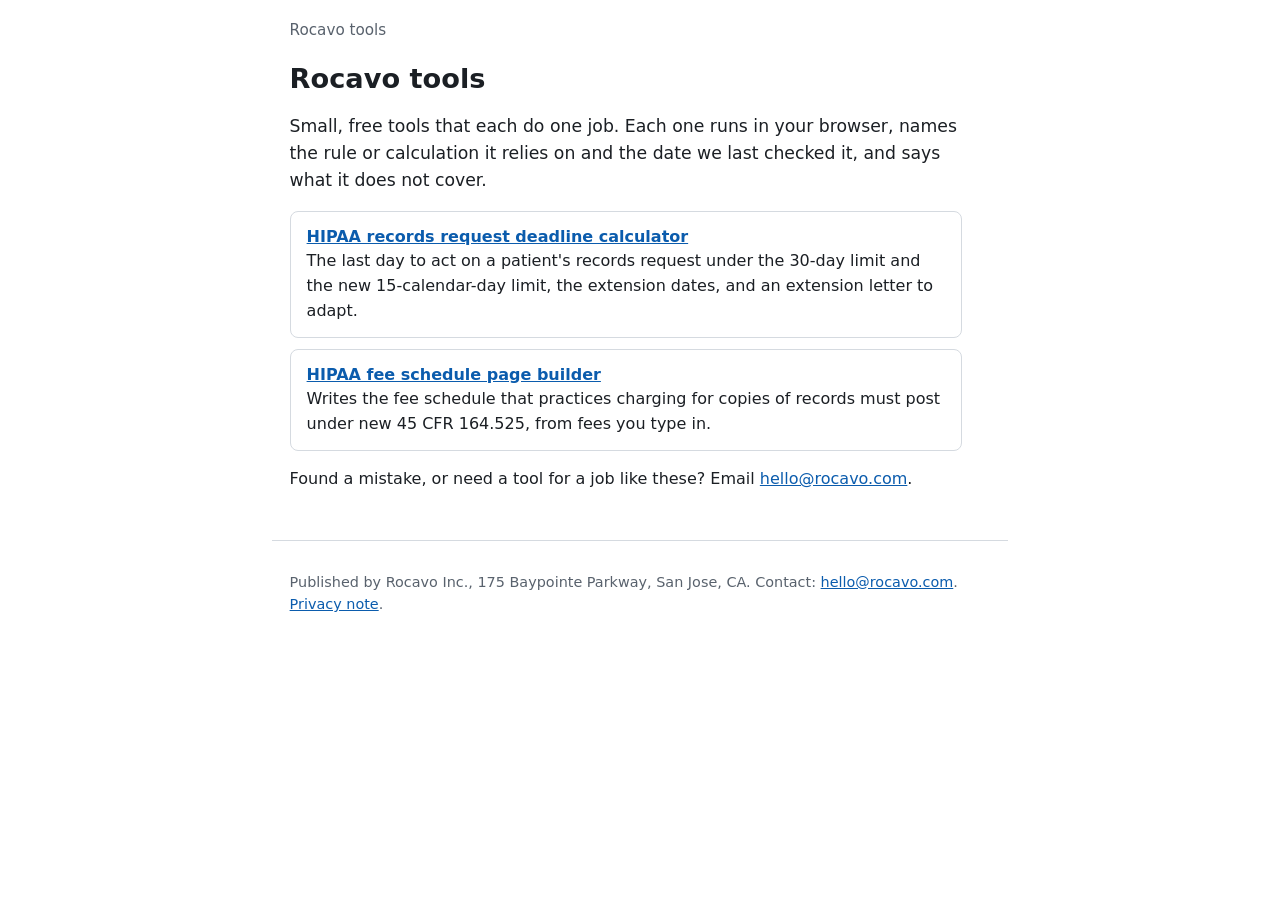
<file: public/index.html>
<!doctype html>
<html lang="en">
<head>
<meta charset="utf-8">
<meta name="viewport" content="width=device-width, initial-scale=1">
<meta name="referrer" content="strict-origin-when-cross-origin">
<title>Rocavo tools: small free tools that each do one job</title>
<meta name="description" content="Small, free tools from Rocavo Inc. Each one does one job, runs in your browser and says which rule or calculation it relies on.">
<link rel="stylesheet" href="site.css">
</head>
<body>
<header class="site"><a href="./">Rocavo tools</a></header>
<main>
<h1>Rocavo tools</h1>
<p class="lead">Small, free tools that each do one job. Each one runs in your browser, names the rule or calculation it relies on and the date we last checked it, and says what it does not cover.</p>
  <ul class="tools">
    <li><a href="hipaa-records-request-deadline/">HIPAA records request deadline calculator</a><br>The last day to act on a patient's records request under the 30-day limit and the new 15-calendar-day limit, the extension dates, and an extension letter to adapt.</li>
    <li><a href="hipaa-fee-schedule-builder/">HIPAA fee schedule page builder</a><br>Writes the fee schedule that practices charging for copies of records must post under new 45 CFR 164.525, from fees you type in.</li>
  </ul>
<p>Found a mistake, or need a tool for a job like these? Email <a href="mailto:hello@rocavo.com">hello@rocavo.com</a>.</p>
</main>
<footer class="site">
  <p>Published by Rocavo Inc., 175 Baypointe Parkway, San Jose, CA. Contact: <a href="mailto:hello@rocavo.com">hello@rocavo.com</a>. <a href="privacy.html">Privacy note</a>.</p>
</footer>
<script src="count.js"></script>
</body>
</html>
</file>
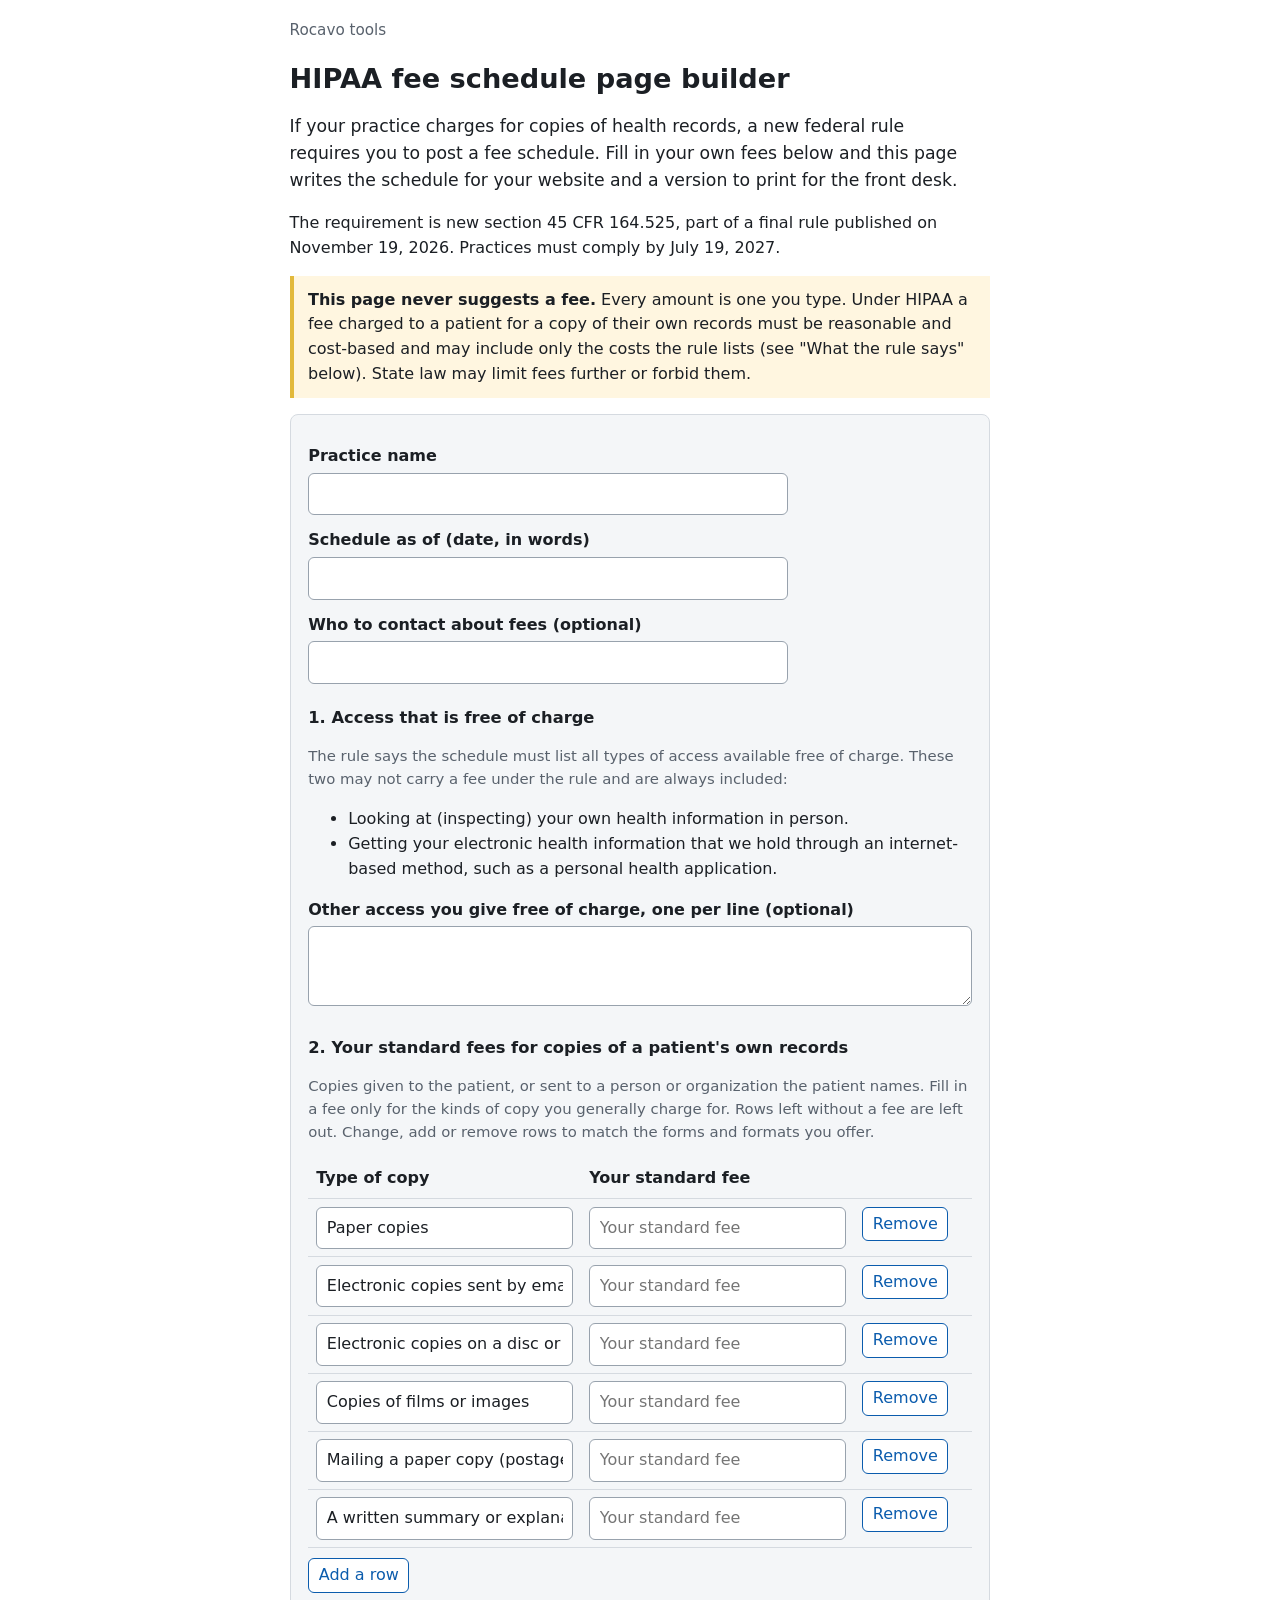
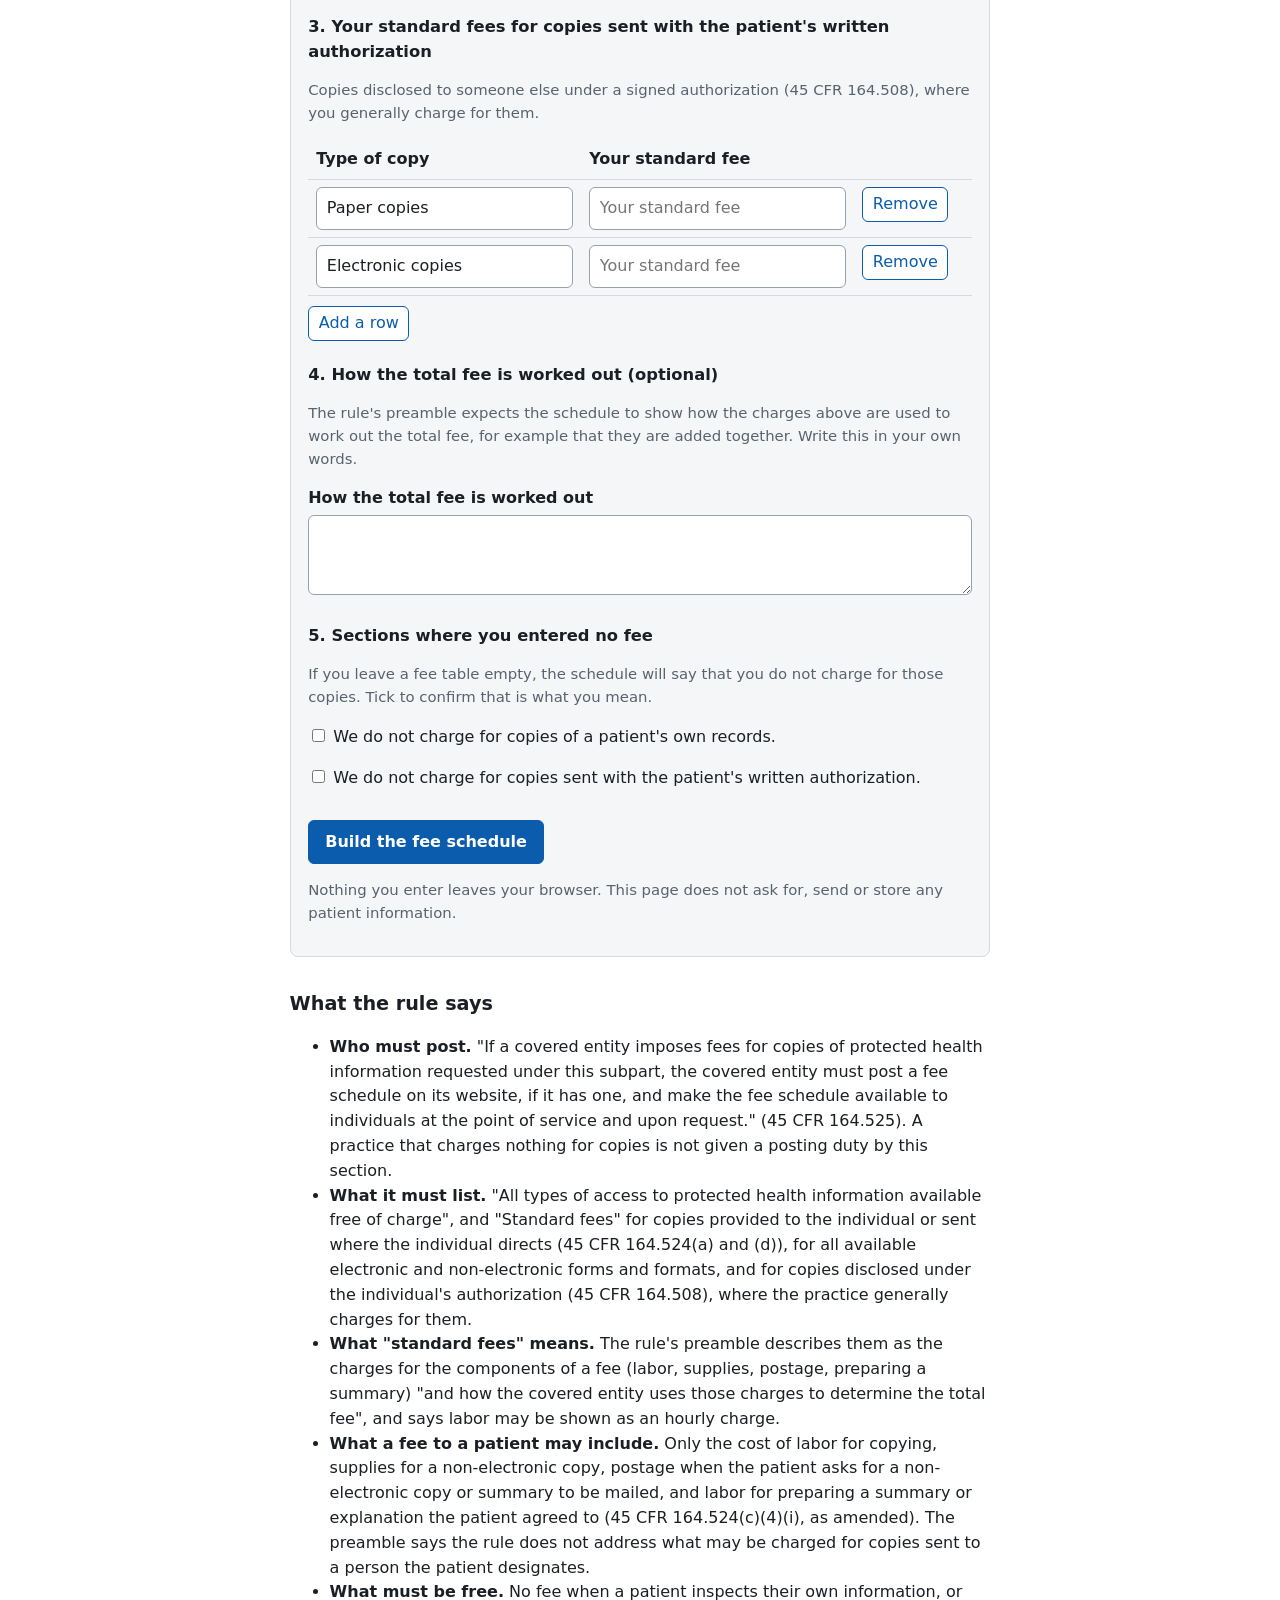
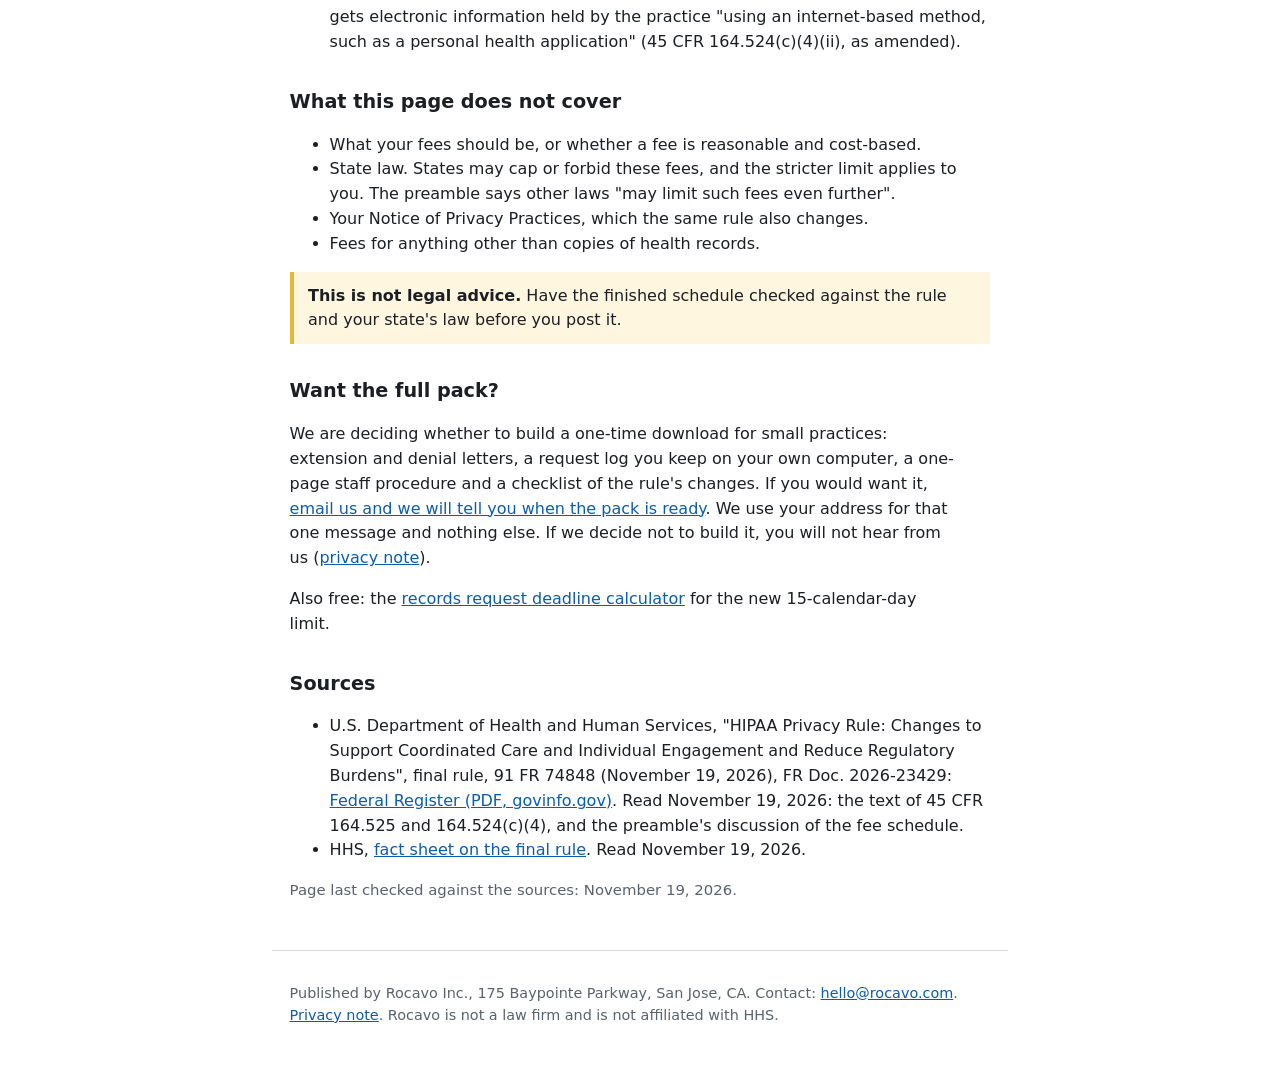
<file: public/hipaa-fee-schedule-builder/index.html>
<!doctype html>
<html lang="en">
<head>
<meta charset="utf-8">
<meta name="viewport" content="width=device-width, initial-scale=1">
<meta name="referrer" content="strict-origin-when-cross-origin">
<title>HIPAA fee schedule page builder for patient records copies (45 CFR 164.525)</title>
<meta name="description" content="Build the fee schedule the 2026 HIPAA Privacy Rule requires practices that charge for copies of records to post: free types of access and your standard fees. You type your own fees. Free, runs in your browser.">
<link rel="canonical" href="https://rocavo-pages.netlify.app/hipaa-fee-schedule-builder/">
<link rel="stylesheet" href="../site.css">
</head>
<body>
<header class="site"><a href="../">Rocavo tools</a></header>
<main>
<h1>HIPAA fee schedule page builder</h1>
<p class="lead">If your practice charges for copies of health records, a new federal rule requires you to post a fee schedule. Fill in your own fees below and this page writes the schedule for your website and a version to print for the front desk.</p>
<p>The requirement is new section 45 CFR 164.525, part of a final rule published on November 19, 2026. Practices must comply by July 19, 2027.</p>

<div class="note noprint"><strong>This page never suggests a fee.</strong> Every amount is one you type. Under HIPAA a fee charged to a patient for a copy of their own records must be reasonable and cost-based and may include only the costs the rule lists (see "What the rule says" below). State law may limit fees further or forbid them.</div>

<div class="card noprint">
  <label for="practice">Practice name</label>
  <input type="text" id="practice" autocomplete="off">
  <label for="updated">Schedule as of (date, in words)</label>
  <input type="text" id="updated" autocomplete="off">
  <label for="contact">Who to contact about fees (optional)</label>
  <input type="text" id="contact" autocomplete="off">

  <h3>1. Access that is free of charge</h3>
  <p class="muted">The rule says the schedule must list all types of access available free of charge. These two may not carry a fee under the rule and are always included:</p>
  <ul id="free-fixed"></ul>
  <label for="extra-free">Other access you give free of charge, one per line (optional)</label>
  <textarea id="extra-free" autocomplete="off"></textarea>

  <h3>2. Your standard fees for copies of a patient's own records</h3>
  <p class="muted">Copies given to the patient, or sent to a person or organization the patient names. Fill in a fee only for the kinds of copy you generally charge for. Rows left without a fee are left out. Change, add or remove rows to match the forms and formats you offer.</p>
  <table id="patient-table" class="edit"><thead><tr><th>Type of copy</th><th>Your standard fee</th><th></th></tr></thead><tbody></tbody></table>
  <button type="button" class="secondary small" id="add-patient">Add a row</button>

  <h3>3. Your standard fees for copies sent with the patient's written authorization</h3>
  <p class="muted">Copies disclosed to someone else under a signed authorization (45 CFR 164.508), where you generally charge for them.</p>
  <table id="auth-table" class="edit"><thead><tr><th>Type of copy</th><th>Your standard fee</th><th></th></tr></thead><tbody></tbody></table>
  <button type="button" class="secondary small" id="add-auth">Add a row</button>

  <h3>4. How the total fee is worked out (optional)</h3>
  <p class="muted">The rule's preamble expects the schedule to show how the charges above are used to work out the total fee, for example that they are added together. Write this in your own words.</p>
  <label for="how-total">How the total fee is worked out</label>
  <textarea id="how-total" autocomplete="off"></textarea>

  <h3>5. Sections where you entered no fee</h3>
  <p class="muted">If you leave a fee table empty, the schedule will say that you do not charge for those copies. Tick to confirm that is what you mean.</p>
  <p><input type="checkbox" id="free-patient"> <label for="free-patient" style="display:inline;font-weight:400">We do not charge for copies of a patient's own records.</label></p>
  <p><input type="checkbox" id="free-auth"> <label for="free-auth" style="display:inline;font-weight:400">We do not charge for copies sent with the patient's written authorization.</label></p>

  <div><button type="button" id="build">Build the fee schedule</button></div>
  <p class="error" id="build-error" role="alert" hidden></p>
  <p class="muted">Nothing you enter leaves your browser. This page does not ask for, send or store any patient information.</p>
</div>

<div id="out" class="printable" hidden>
  <h2 class="noprint">Your fee schedule</h2>
  <p class="note noprint" id="warn" hidden></p>
  <div class="card result printout" id="preview"></div>
  <div class="noprint">
    <button type="button" id="print">Print for the front desk</button>
    <button type="button" class="secondary" id="copy-html">Copy as HTML for your website</button>
    <button type="button" class="secondary" id="copy-text">Copy as plain text</button>
    <span class="muted" id="copied" hidden>Copied.</span>
    <h3>HTML to paste into a page on your website</h3>
    <pre class="code" id="code"></pre>
  </div>
</div>

<h2>What the rule says</h2>
<ul>
  <li><strong>Who must post.</strong> "If a covered entity imposes fees for copies of protected health information requested under this subpart, the covered entity must post a fee schedule on its website, if it has one, and make the fee schedule available to individuals at the point of service and upon request." (45 CFR 164.525). A practice that charges nothing for copies is not given a posting duty by this section.</li>
  <li><strong>What it must list.</strong> "All types of access to protected health information available free of charge", and "Standard fees" for copies provided to the individual or sent where the individual directs (45 CFR 164.524(a) and (d)), for all available electronic and non-electronic forms and formats, and for copies disclosed under the individual's authorization (45 CFR 164.508), where the practice generally charges for them.</li>
  <li><strong>What "standard fees" means.</strong> The rule's preamble describes them as the charges for the components of a fee (labor, supplies, postage, preparing a summary) "and how the covered entity uses those charges to determine the total fee", and says labor may be shown as an hourly charge.</li>
  <li><strong>What a fee to a patient may include.</strong> Only the cost of labor for copying, supplies for a non-electronic copy, postage when the patient asks for a non-electronic copy or summary to be mailed, and labor for preparing a summary or explanation the patient agreed to (45 CFR 164.524(c)(4)(i), as amended). The preamble says the rule does not address what may be charged for copies sent to a person the patient designates.</li>
  <li><strong>What must be free.</strong> No fee when a patient inspects their own information, or gets electronic information held by the practice "using an internet-based method, such as a personal health application" (45 CFR 164.524(c)(4)(ii), as amended).</li>
</ul>

<h2>What this page does not cover</h2>
<ul>
  <li>What your fees should be, or whether a fee is reasonable and cost-based.</li>
  <li>State law. States may cap or forbid these fees, and the stricter limit applies to you. The preamble says other laws "may limit such fees even further".</li>
  <li>Your Notice of Privacy Practices, which the same rule also changes.</li>
  <li>Fees for anything other than copies of health records.</li>
</ul>
<div class="note"><strong>This is not legal advice.</strong> Have the finished schedule checked against the rule and your state's law before you post it.</div>

<h2>Want the full pack?</h2>
<p>We are deciding whether to build a one-time download for small practices: extension and denial letters, a request log you keep on your own computer, a one-page staff procedure and a checklist of the rule's changes. If you would want it, <a id="notify" href="mailto:hello@rocavo.com?subject=Tell%20me%20when%20the%20HIPAA%20access%20pack%20is%20ready&amp;body=Please%20tell%20me%20when%20the%20pack%20is%20ready.">email us and we will tell you when the pack is ready</a>. We use your address for that one message and nothing else. If we decide not to build it, you will not hear from us (<a href="../privacy.html">privacy note</a>).</p>
<p>Also free: the <a href="../hipaa-records-request-deadline/">records request deadline calculator</a> for the new 15-calendar-day limit.</p>

<h2>Sources</h2>
<ul>
  <li>U.S. Department of Health and Human Services, "HIPAA Privacy Rule: Changes to Support Coordinated Care and Individual Engagement and Reduce Regulatory Burdens", final rule, 91 FR 74848 (November 19, 2026), FR Doc. 2026-23429: <a href="https://www.govinfo.gov/content/pkg/FR-2026-11-19/pdf/2026-23429.pdf" rel="nofollow">Federal Register (PDF, govinfo.gov)</a>. Read November 19, 2026: the text of 45 CFR 164.525 and 164.524(c)(4), and the preamble's discussion of the fee schedule.</li>
  <li>HHS, <a href="https://www.hhs.gov/hipaa/for-professionals/privacy/changes-support-coordinated-care-individual-engagement-reduce-regulatory-burdens-final-rule.html" rel="nofollow">fact sheet on the final rule</a>. Read November 19, 2026.</li>
</ul>
<p class="muted">Page last checked against the sources: November 19, 2026.</p>
</main>
<footer class="site">
  <p>Published by Rocavo Inc., 175 Baypointe Parkway, San Jose, CA. Contact: <a href="mailto:hello@rocavo.com">hello@rocavo.com</a>. <a href="../privacy.html">Privacy note</a>. Rocavo is not a law firm and is not affiliated with HHS.</p>
</footer>
<script src="../count.js"></script>
<script src="builder.js"></script>
<script>
(function () {
  var F = window.FeeSchedule, $ = function (id) { return document.getElementById(id); };
  function el(tag, text, cls) { var e = document.createElement(tag); if (text != null) e.textContent = text; if (cls) e.className = cls; return e; }
  F.FREE_BY_RULE.forEach(function (t) { $('free-fixed').appendChild(el('li', t)); });
  function addRow(tableId, label) {
    var tr = document.createElement('tr'), a = document.createElement('td'), b = document.createElement('td'), c = document.createElement('td');
    var what = document.createElement('input'); what.type = 'text'; what.value = label || ''; what.setAttribute('aria-label', 'Type of copy'); what.placeholder = 'Type of copy';
    var fee = document.createElement('input'); fee.type = 'text'; fee.setAttribute('aria-label', 'Your standard fee'); fee.placeholder = 'Your standard fee'; fee.autocomplete = 'off';
    var rm = el('button', 'Remove', 'secondary small'); rm.type = 'button'; rm.addEventListener('click', function () { tr.remove(); });
    a.appendChild(what); b.appendChild(fee); c.appendChild(rm); tr.appendChild(a); tr.appendChild(b); tr.appendChild(c);
    $(tableId).tBodies[0].appendChild(tr);
  }
  F.PATIENT_ROWS.forEach(function (l) { addRow('patient-table', l); });
  F.AUTH_ROWS.forEach(function (l) { addRow('auth-table', l); });
  $('add-patient').addEventListener('click', function () { addRow('patient-table', ''); });
  $('add-auth').addEventListener('click', function () { addRow('auth-table', ''); });
  function read(tableId) {
    return Array.prototype.map.call($(tableId).tBodies[0].rows, function (tr) { var i = tr.querySelectorAll('input'); return { what: i[0].value, fee: i[1].value }; });
  }
  function input() {
    return { practice: $('practice').value, updated: $('updated').value, contact: $('contact').value,
      extraFree: $('extra-free').value.split('\n'), patientRows: read('patient-table'), authRows: read('auth-table'),
      howTotal: $('how-total').value, confirmFreePatient: $('free-patient').checked, confirmFreeAuth: $('free-auth').checked };
  }
  var last = null;
  $('build').addEventListener('click', function () {
    var cand = input(), chk = F.check(cand), be = $('build-error');
    if (!chk.ok) { be.textContent = chk.errors.join(' '); be.hidden = false; $('out').hidden = true; last = null; return; }
    be.hidden = true; last = cand;
    if (window.RocavoCount) window.RocavoCount.event('use-hipaa-fee-schedule-builder', 'Used: fee schedule page builder');
    var m = F.model(last), html = F.html(last), w = $('warn');
    $('preview').innerHTML = html; // html() escapes every typed value
    $('code').textContent = html;
    if (!m.patient.length && !m.auth.length) { w.textContent = 'You entered no fees. If your practice does not charge for copies of records, section 164.525 does not require you to post a fee schedule.'; w.hidden = false; }
    else { w.hidden = true; }
    $('out').hidden = false; $('copied').hidden = true;
    $('out').scrollIntoView({ behavior: 'smooth', block: 'start' });
  });
  function copy(t) {
    function done() { $('copied').hidden = false; }
    if (navigator.clipboard && navigator.clipboard.writeText) navigator.clipboard.writeText(t).then(done, function () {});
    else { var ta = document.createElement('textarea'); ta.value = t; document.body.appendChild(ta); ta.select(); try { document.execCommand('copy'); done(); } catch (e) {} ta.remove(); }
  }
  $('notify').addEventListener('click', function () { if (window.RocavoCount) window.RocavoCount.event('notify-hipaa-fee-schedule-builder', 'Pack link: fee schedule page builder'); });
  $('copy-html').addEventListener('click', function () { if (last) copy(F.html(last)); });
  $('copy-text').addEventListener('click', function () { if (last) copy(F.text(last)); });
  $('print').addEventListener('click', function () { document.body.classList.add('po'); window.print(); document.body.classList.remove('po'); });
})();
</script>
</body>
</html>
</file>
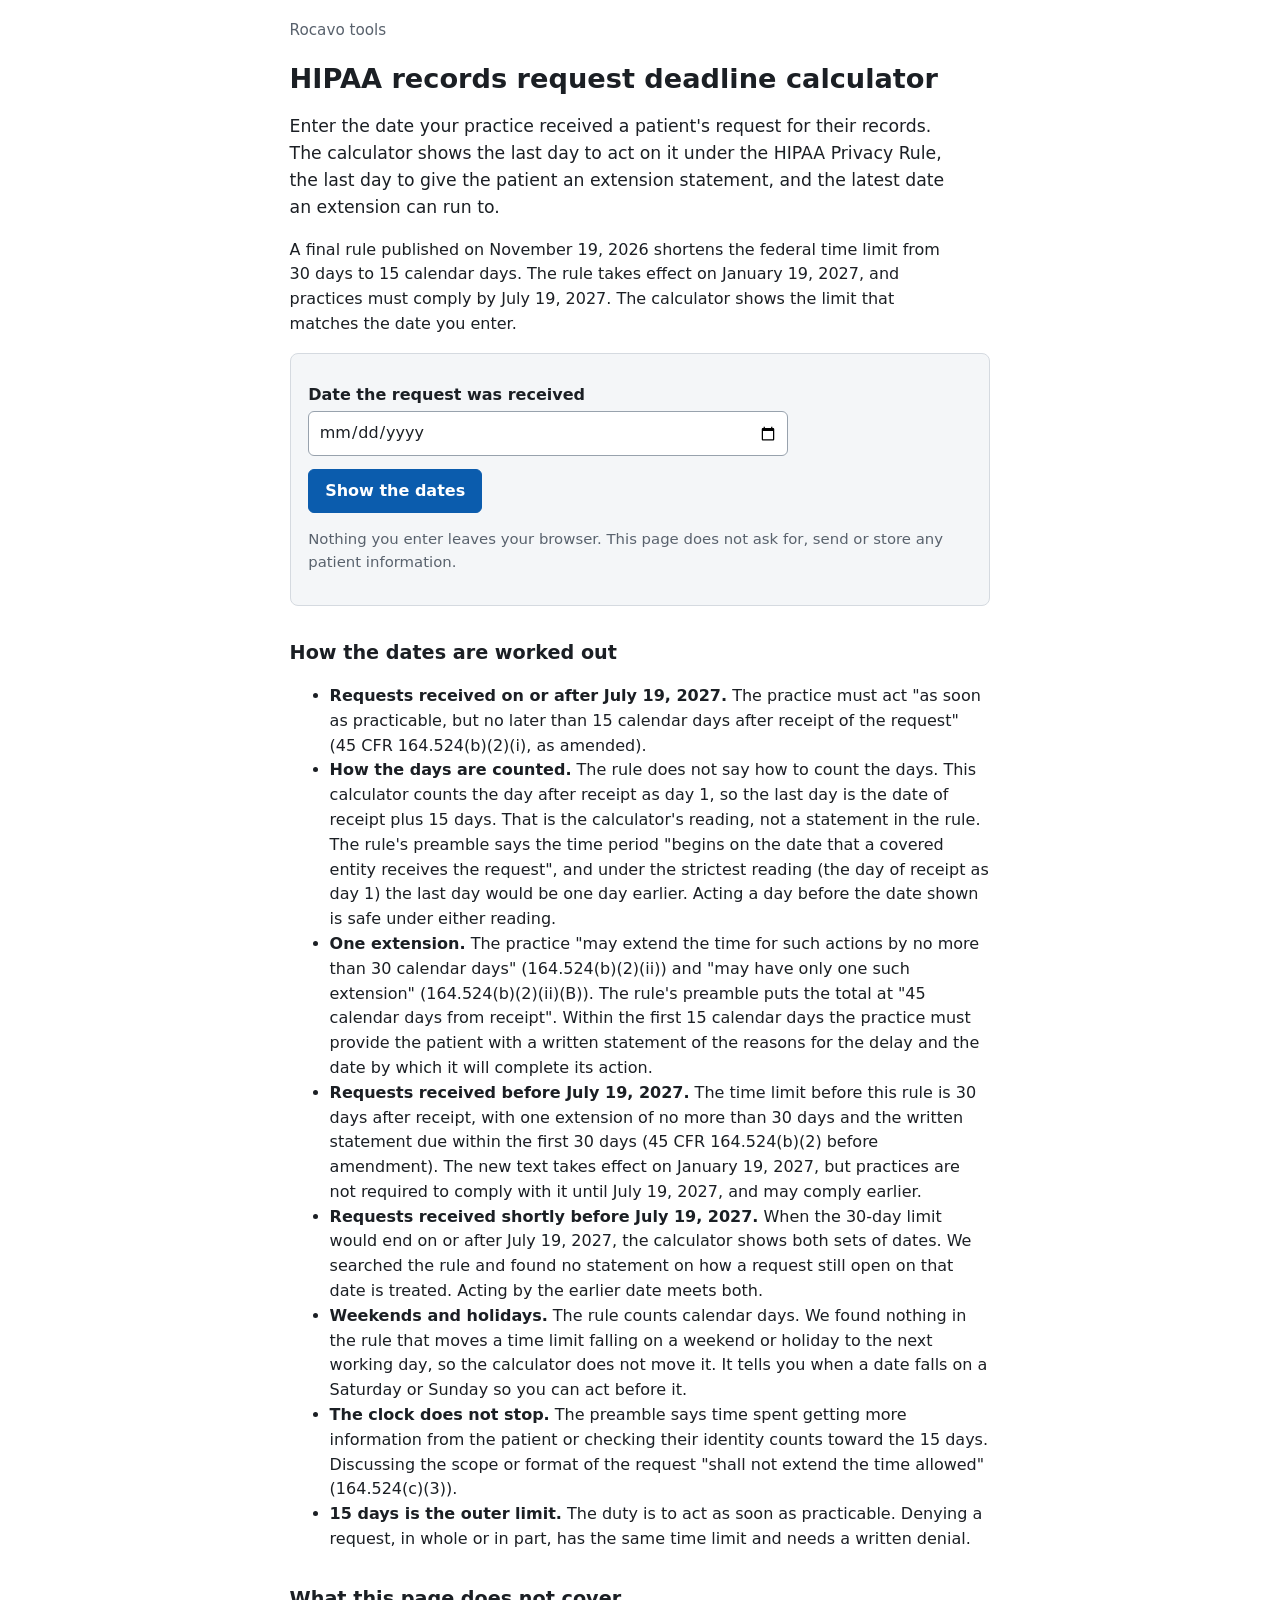
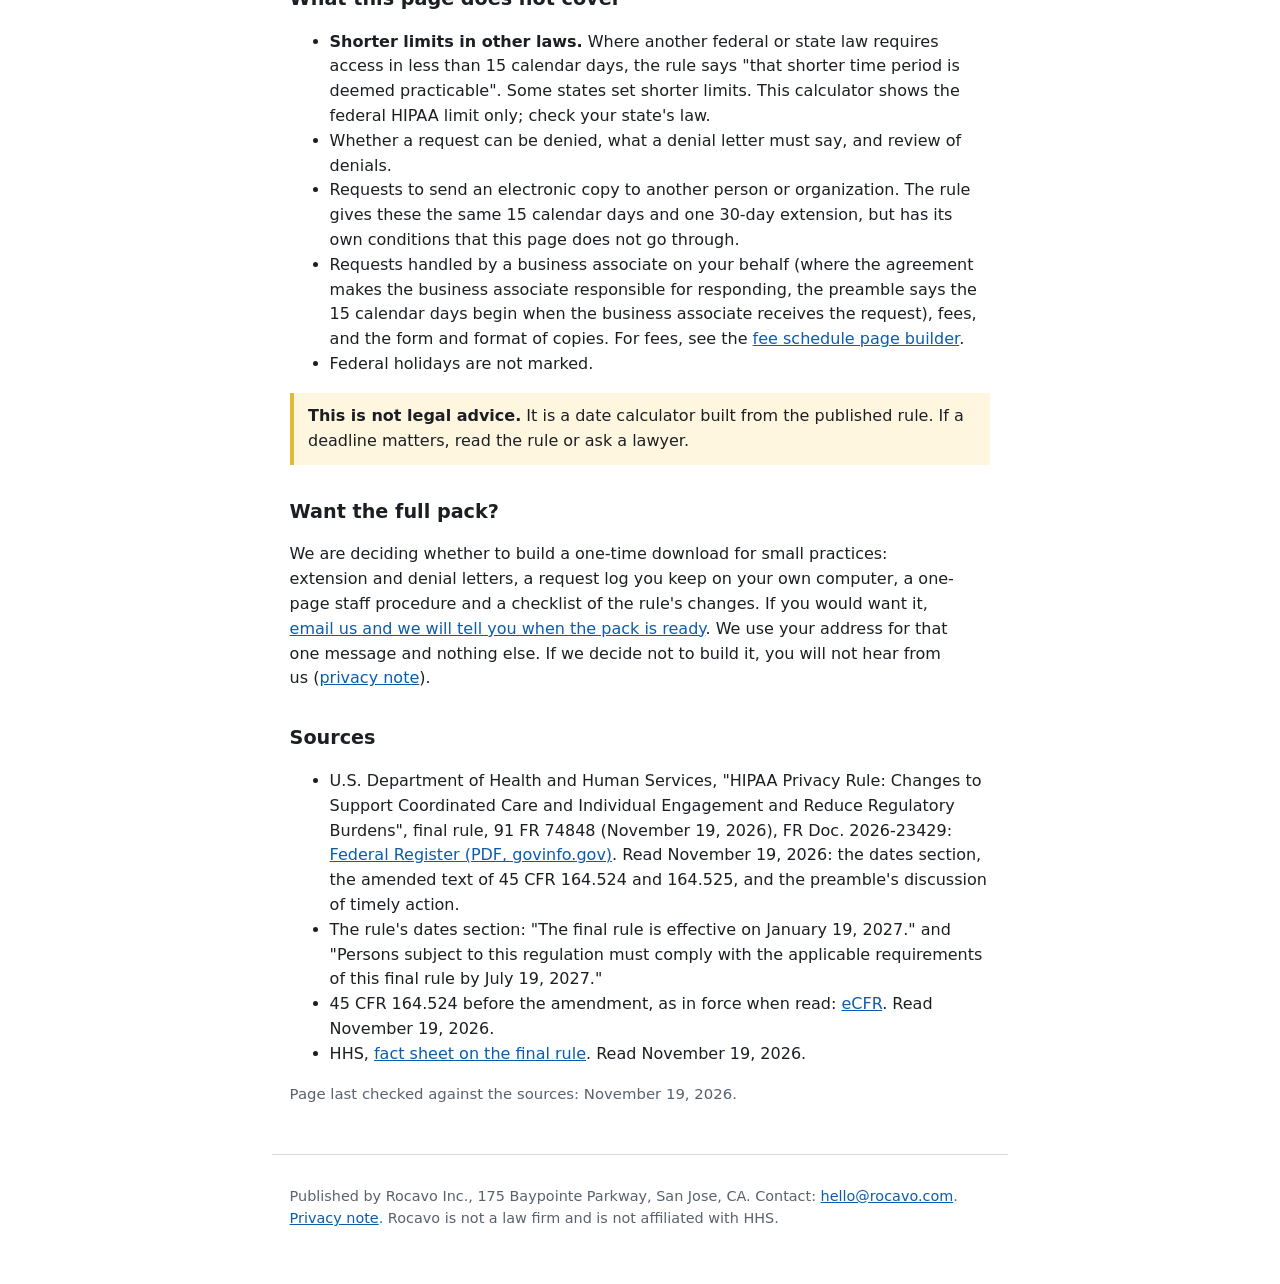
<file: public/hipaa-records-request-deadline/index.html>
<!doctype html>
<html lang="en">
<head>
<meta charset="utf-8">
<meta name="viewport" content="width=device-width, initial-scale=1">
<meta name="referrer" content="strict-origin-when-cross-origin">
<title>HIPAA records request deadline calculator: 15 calendar days, extension date and letter</title>
<meta name="description" content="Enter the date a patient's records request arrived. See the HIPAA due date under the 30-day limit and the new 15-calendar-day limit, the last day to give the patient the extension statement, and a letter to adapt. Free, runs in your browser.">
<link rel="canonical" href="https://rocavo-pages.netlify.app/hipaa-records-request-deadline/">
<link rel="stylesheet" href="../site.css">
</head>
<body>
<header class="site"><a href="../">Rocavo tools</a></header>
<main>
<h1>HIPAA records request deadline calculator</h1>
<p class="lead">Enter the date your practice received a patient's request for their records. The calculator shows the last day to act on it under the HIPAA Privacy Rule, the last day to give the patient an extension statement, and the latest date an extension can run to.</p>
<p>A final rule published on November 19, 2026 shortens the federal time limit from 30 days to 15 calendar days. The rule takes effect on January 19, 2027, and practices must comply by July 19, 2027. The calculator shows the limit that matches the date you enter.</p>

<div class="card noprint">
  <label for="received">Date the request was received</label>
  <input type="date" id="received" min="2003-04-14" max="2100-12-31" autocomplete="off">
  <div><button type="button" id="calc">Show the dates</button></div>
  <p class="error" id="calc-error" role="alert" hidden></p>
  <p class="muted">Nothing you enter leaves your browser. This page does not ask for, send or store any patient information.</p>
</div>

<div id="results" hidden aria-live="polite"></div>

<div id="letter-block" class="printable" hidden>
  <h2>Extension statement</h2>
  <p>If you cannot act within the time limit, the rule allows one extension. Within the original time limit you must provide the patient with a written statement of the reasons for the delay and the date by which you will complete your action on the request. The letter below has those two things. Write the reason yourself, and add the patient's name and address after you copy it into your own document.</p>
  <div class="card noprint">
    <label for="practice">Practice name and address (optional)</label>
    <input type="text" id="practice" autocomplete="off">
    <label for="newdate">Date by which you will act on the request</label>
    <input type="date" id="newdate" autocomplete="off">
    <label for="reasons">Reason for the delay (in your own words)</label>
    <textarea id="reasons" autocomplete="off"></textarea>
    <label for="contact">Who the patient can contact (optional)</label>
    <input type="text" id="contact" autocomplete="off">
    <div><button type="button" id="make-letter">Write the letter</button></div>
    <p class="error" id="letter-error" role="alert" hidden></p>
  </div>
  <p class="muted" id="letter-basis"></p>
  <div id="letter-out" class="printout" hidden>
    <pre class="letter" id="letter"></pre>
    <div class="noprint"><button type="button" id="copy-letter">Copy the letter</button><button type="button" class="secondary" id="print-letter">Print</button> <span class="muted" id="copied" hidden>Copied.</span></div>
  </div>
</div>

<h2>How the dates are worked out</h2>
<ul>
  <li><strong>Requests received on or after July 19, 2027.</strong> The practice must act "as soon as practicable, but no later than 15 calendar days after receipt of the request" (45 CFR 164.524(b)(2)(i), as amended).</li>
  <li><strong>How the days are counted.</strong> The rule does not say how to count the days. This calculator counts the day after receipt as day 1, so the last day is the date of receipt plus 15 days. That is the calculator's reading, not a statement in the rule. The rule's preamble says the time period "begins on the date that a covered entity receives the request", and under the strictest reading (the day of receipt as day 1) the last day would be one day earlier. Acting a day before the date shown is safe under either reading.</li>
  <li><strong>One extension.</strong> The practice "may extend the time for such actions by no more than 30 calendar days" (164.524(b)(2)(ii)) and "may have only one such extension" (164.524(b)(2)(ii)(B)). The rule's preamble puts the total at "45 calendar days from receipt". Within the first 15 calendar days the practice must provide the patient with a written statement of the reasons for the delay and the date by which it will complete its action.</li>
  <li><strong>Requests received before July 19, 2027.</strong> The time limit before this rule is 30 days after receipt, with one extension of no more than 30 days and the written statement due within the first 30 days (45 CFR 164.524(b)(2) before amendment). The new text takes effect on January 19, 2027, but practices are not required to comply with it until July 19, 2027, and may comply earlier.</li>
  <li><strong>Requests received shortly before July 19, 2027.</strong> When the 30-day limit would end on or after July 19, 2027, the calculator shows both sets of dates. We searched the rule and found no statement on how a request still open on that date is treated. Acting by the earlier date meets both.</li>
  <li><strong>Weekends and holidays.</strong> The rule counts calendar days. We found nothing in the rule that moves a time limit falling on a weekend or holiday to the next working day, so the calculator does not move it. It tells you when a date falls on a Saturday or Sunday so you can act before it.</li>
  <li><strong>The clock does not stop.</strong> The preamble says time spent getting more information from the patient or checking their identity counts toward the 15 days. Discussing the scope or format of the request "shall not extend the time allowed" (164.524(c)(3)).</li>
  <li><strong>15 days is the outer limit.</strong> The duty is to act as soon as practicable. Denying a request, in whole or in part, has the same time limit and needs a written denial.</li>
</ul>

<h2>What this page does not cover</h2>
<ul>
  <li><strong>Shorter limits in other laws.</strong> Where another federal or state law requires access in less than 15 calendar days, the rule says "that shorter time period is deemed practicable". Some states set shorter limits. This calculator shows the federal HIPAA limit only; check your state's law.</li>
  <li>Whether a request can be denied, what a denial letter must say, and review of denials.</li>
  <li>Requests to send an electronic copy to another person or organization. The rule gives these the same 15 calendar days and one 30-day extension, but has its own conditions that this page does not go through.</li>
  <li>Requests handled by a business associate on your behalf (where the agreement makes the business associate responsible for responding, the preamble says the 15 calendar days begin when the business associate receives the request), fees, and the form and format of copies. For fees, see the <a href="../hipaa-fee-schedule-builder/">fee schedule page builder</a>.</li>
  <li>Federal holidays are not marked.</li>
</ul>
<div class="note"><strong>This is not legal advice.</strong> It is a date calculator built from the published rule. If a deadline matters, read the rule or ask a lawyer.</div>

<h2>Want the full pack?</h2>
<p>We are deciding whether to build a one-time download for small practices: extension and denial letters, a request log you keep on your own computer, a one-page staff procedure and a checklist of the rule's changes. If you would want it, <a id="notify" href="mailto:hello@rocavo.com?subject=Tell%20me%20when%20the%20HIPAA%20access%20pack%20is%20ready&amp;body=Please%20tell%20me%20when%20the%20pack%20is%20ready.">email us and we will tell you when the pack is ready</a>. We use your address for that one message and nothing else. If we decide not to build it, you will not hear from us (<a href="../privacy.html">privacy note</a>).</p>

<h2>Sources</h2>
<ul>
  <li>U.S. Department of Health and Human Services, "HIPAA Privacy Rule: Changes to Support Coordinated Care and Individual Engagement and Reduce Regulatory Burdens", final rule, 91 FR 74848 (November 19, 2026), FR Doc. 2026-23429: <a href="https://www.govinfo.gov/content/pkg/FR-2026-11-19/pdf/2026-23429.pdf" rel="nofollow">Federal Register (PDF, govinfo.gov)</a>. Read November 19, 2026: the dates section, the amended text of 45 CFR 164.524 and 164.525, and the preamble's discussion of timely action.</li>
  <li>The rule's dates section: "The final rule is effective on January 19, 2027." and "Persons subject to this regulation must comply with the applicable requirements of this final rule by July 19, 2027."</li>
  <li>45 CFR 164.524 before the amendment, as in force when read: <a href="https://www.ecfr.gov/current/title-45/subtitle-A/subchapter-C/part-164/subpart-E/section-164.524" rel="nofollow">eCFR</a>. Read November 19, 2026.</li>
  <li>HHS, <a href="https://www.hhs.gov/hipaa/for-professionals/privacy/changes-support-coordinated-care-individual-engagement-reduce-regulatory-burdens-final-rule.html" rel="nofollow">fact sheet on the final rule</a>. Read November 19, 2026.</li>
</ul>
<p class="muted">Page last checked against the sources: November 19, 2026.</p>
</main>
<footer class="site">
  <p>Published by Rocavo Inc., 175 Baypointe Parkway, San Jose, CA. Contact: <a href="mailto:hello@rocavo.com">hello@rocavo.com</a>. <a href="../privacy.html">Privacy note</a>. Rocavo is not a law firm and is not affiliated with HHS.</p>
</footer>
<script src="../count.js"></script>
<script src="deadline.js"></script>
<script>
(function () {
  var A = window.AccessDeadline, $ = function (id) { return document.getElementById(id); };
  var state = null;
  function count(name, label) { if (window.RocavoCount) window.RocavoCount.event(name, label); }
  function el(tag, text, cls) { var e = document.createElement(tag); if (text != null) e.textContent = text; if (cls) e.className = cls; return e; }
  function wk(isWeekend) { return isWeekend ? ' This is a weekend day. The rule does not move the date, so plan to act before it.' : ''; }
  function block(title, d, intro) {
    var card = el('div', null, 'card result');
    card.appendChild(el('h3', title));
    if (intro) card.appendChild(el('p', intro));
    var dl = el('dl', null, 'dates');
    function row(k, v, note, big) { dl.appendChild(el('dt', k)); var dd = el('dd'); dd.appendChild(el('span', v, big ? 'big' : null)); if (note) { dd.appendChild(document.createElement('br')); dd.appendChild(el('span', note, 'muted')); } dl.appendChild(dd); }
    row('Last day to act on the request', A.formatLong(d.due), d.days + ' ' + d.unit + ' after receipt, counting the day after receipt as day 1 (see "How the days are counted" below).' + wk(d.dueIsWeekend), true);
    row('Last day to give the patient an extension statement', A.formatLong(d.statementBy), 'Only if you need the extension. The rule says you must provide the patient with the written statement within the original time limit. If you mail it, allow time for delivery.');
    row('Latest date an extension can run to', A.formatLong(d.extendedDue), d.totalDays + ' ' + d.unit + ' after receipt, with the one extension allowed.' + wk(d.extendedDueIsWeekend));
    card.appendChild(dl);
    return card;
  }
  function show() {
    var r = A.compute($('received').value), out = $('results'), err = $('calc-error');
    out.textContent = '';
    if (!r.ok) { err.textContent = r.error; err.hidden = false; out.hidden = true; $('letter-block').hidden = true; state = null; return; }
    err.hidden = true; state = r;
    count('use-hipaa-records-request-deadline', 'Used: records request deadline calculator');
    out.appendChild(el('h2', 'Dates for a request received ' + A.formatLong(r.received)));
    if (r.regime === 'amended') {
      out.appendChild(block('15-calendar-day limit', r.amended, 'This request was received on or after July 19, 2027, so the new limit applies.'));
    } else if (r.regime === 'current') {
      out.appendChild(block('30-day limit (may still be followed until July 19, 2027)', r.current, 'This request was received before July 19, 2027 and its 30-day limit ends before that date.'));
      if (r.showEarly) out.appendChild(el('p', 'Practices may follow the new 15-calendar-day limit early. Under it, the last day to act would be ' + A.formatLong(r.amended.due) + '.', 'muted'));
    } else {
      var n = el('div', null, 'note');
      n.appendChild(el('strong', 'This request straddles the changeover. '));
      n.appendChild(document.createTextNode('It was received before July 19, 2027, but its 30-day limit ends on or after that date. We found no statement in the rule on how a request still open on July 19, 2027 is treated, so both sets of dates are shown. Acting by the earlier date meets both.'));
      out.appendChild(n);
      out.appendChild(block('15-calendar-day limit (new rule)', r.amended));
      out.appendChild(block('30-day limit (the limit before the new rule)', r.current));
    }
    out.hidden = false;
    $('letter-block').hidden = false; $('letter-out').hidden = true; $('letter-error').hidden = true;
    $('letter-basis').textContent = 'The letter uses the ' + (r.primary.rule === 'amended' ? '15-calendar-day' : '30-day') + ' limit shown above.';
    $('newdate').value = r.primary.extendedDue; $('newdate').min = A.addDays(r.primary.due, 1); $('newdate').max = r.primary.extendedDue;
  }
  function makeLetter() {
    if (!state) return;
    var d = state.primary, nd = $('newdate').value, c = A.checkNewDate(d, nd), err = $('letter-error');
    if (!c.ok) { err.textContent = c.error; err.hidden = false; $('letter-out').hidden = true; return; }
    err.hidden = true;
    $('letter').textContent = A.letter({ dates: d, received: state.received, newDate: nd, practice: $('practice').value, reasons: $('reasons').value, contact: $('contact').value });
    $('letter-out').hidden = false; $('copied').hidden = true;
    count('letter-hipaa-records-request-deadline', 'Used: extension letter');
  }
  $('notify').addEventListener('click', function () { count('notify-hipaa-records-request-deadline', 'Pack link: records request deadline calculator'); });
  $('calc').addEventListener('click', show);
  $('received').addEventListener('keydown', function (e) { if (e.key === 'Enter') show(); });
  $('make-letter').addEventListener('click', makeLetter);
  $('print-letter').addEventListener('click', function () { document.body.classList.add('po'); window.print(); document.body.classList.remove('po'); });
  $('copy-letter').addEventListener('click', function () {
    var t = $('letter').textContent;
    function done() { $('copied').hidden = false; }
    if (navigator.clipboard && navigator.clipboard.writeText) navigator.clipboard.writeText(t).then(done, function () {});
    else { var r = document.createRange(); r.selectNodeContents($('letter')); var s = window.getSelection(); s.removeAllRanges(); s.addRange(r); try { document.execCommand('copy'); done(); } catch (e) {} }
  });
})();
</script>
</body>
</html>
</file>
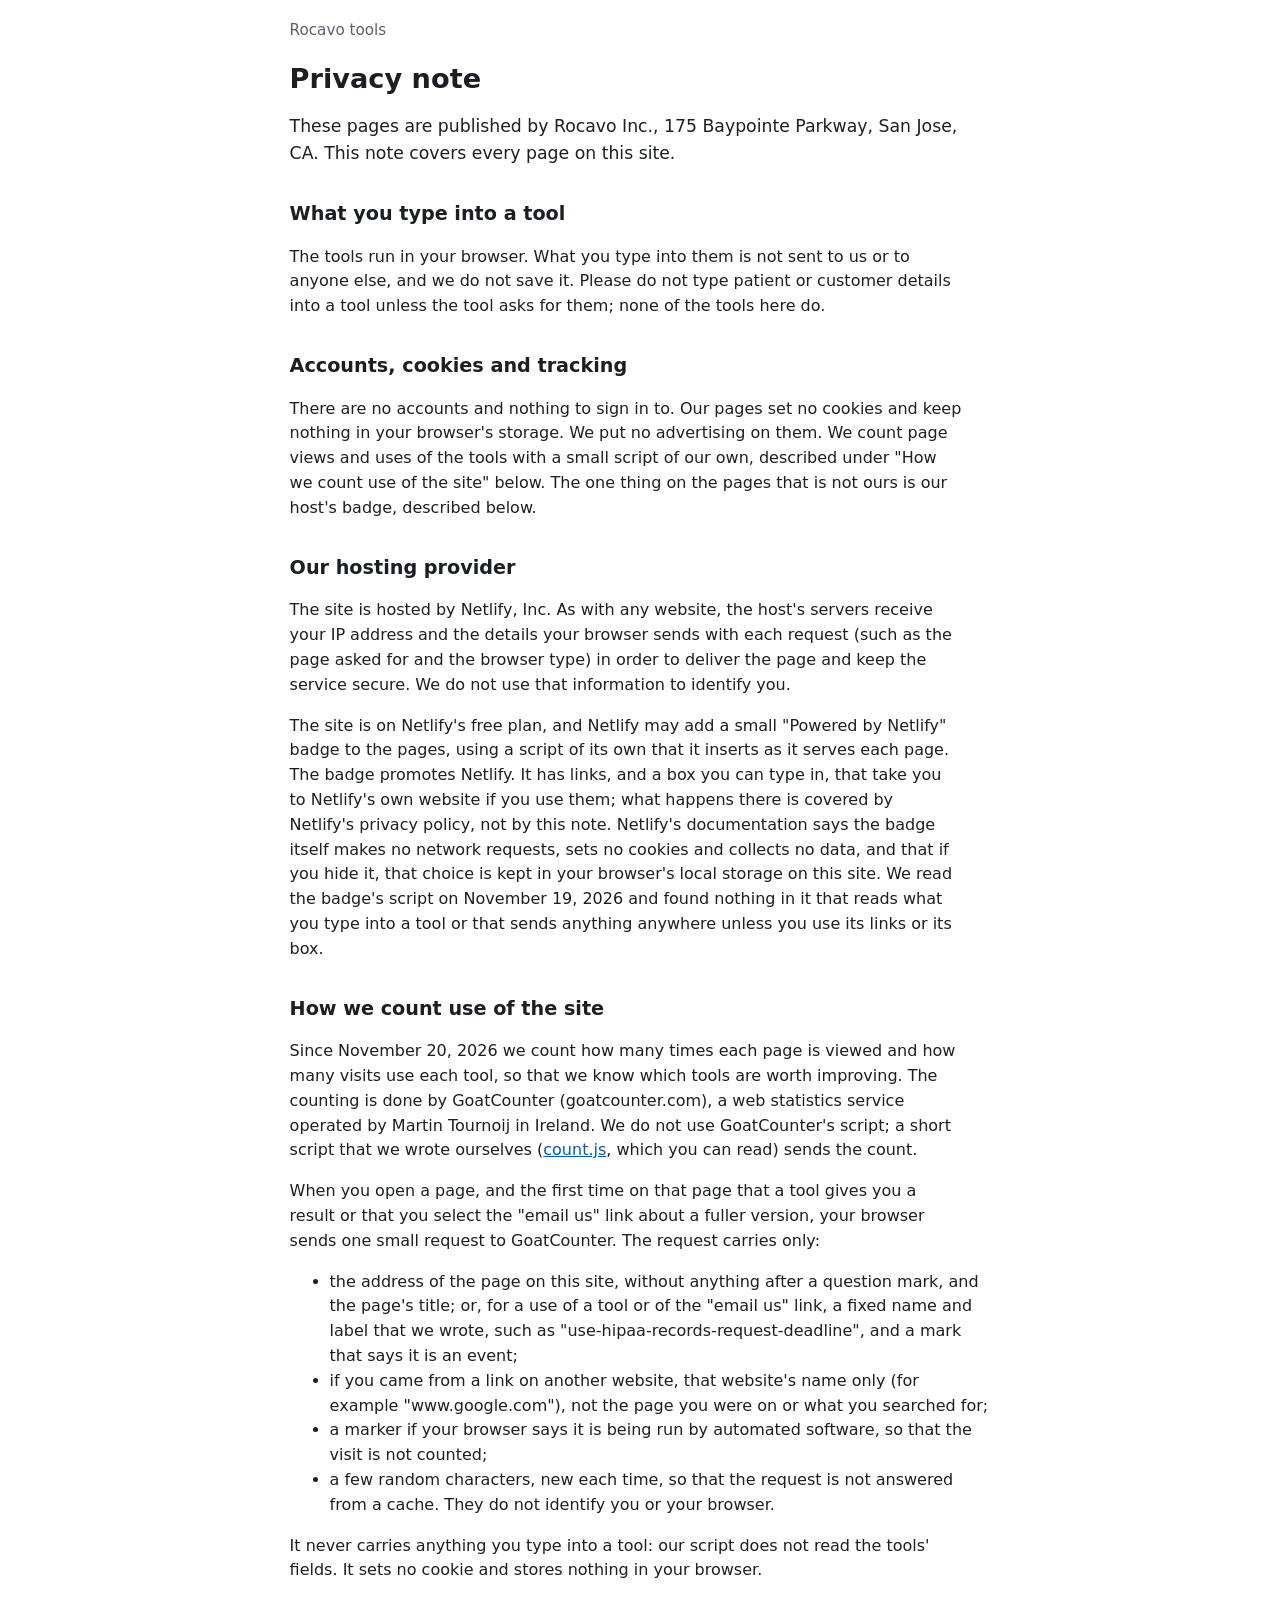
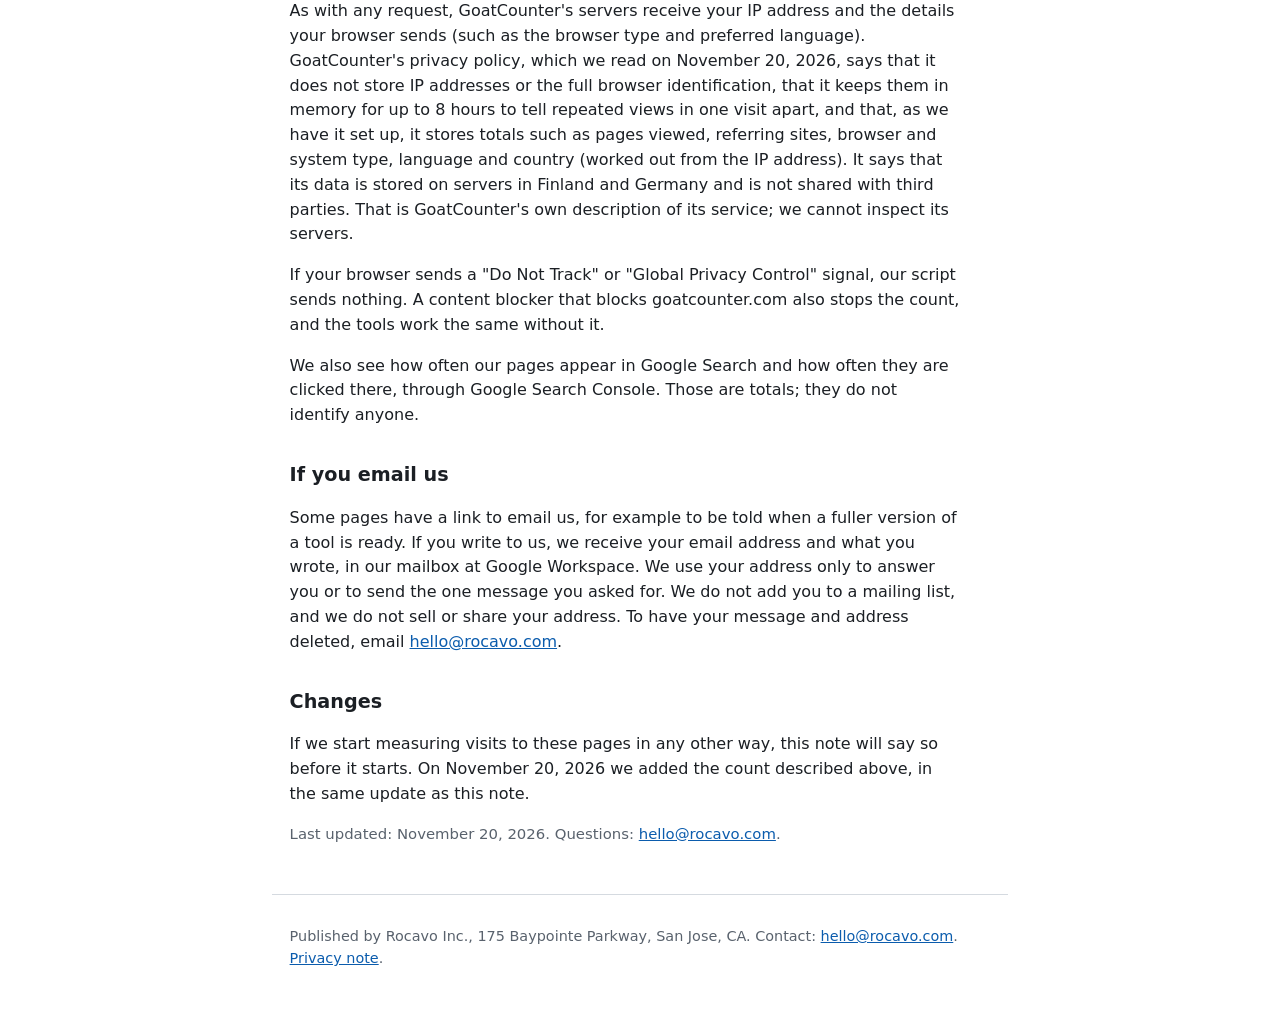
<file: public/privacy.html>
<!doctype html>
<html lang="en">
<head>
<meta charset="utf-8">
<meta name="viewport" content="width=device-width, initial-scale=1">
<meta name="referrer" content="strict-origin-when-cross-origin">
<title>Privacy note | Rocavo tools</title>
<meta name="description" content="What the free Rocavo tools pages collect: no accounts, no cookies of ours, a cookieless count of page views and tool uses, and nothing you type into a tool is sent to anyone.">
<link rel="stylesheet" href="site.css">
</head>
<body>
<header class="site"><a href="./">Rocavo tools</a></header>
<main>
<h1>Privacy note</h1>
<p class="lead">These pages are published by Rocavo Inc., 175 Baypointe Parkway, San Jose, CA. This note covers every page on this site.</p>

<h2>What you type into a tool</h2>
<p>The tools run in your browser. What you type into them is not sent to us or to anyone else, and we do not save it. Please do not type patient or customer details into a tool unless the tool asks for them; none of the tools here do.</p>

<h2>Accounts, cookies and tracking</h2>
<p>There are no accounts and nothing to sign in to. Our pages set no cookies and keep nothing in your browser's storage. We put no advertising on them. We count page views and uses of the tools with a small script of our own, described under "How we count use of the site" below. The one thing on the pages that is not ours is our host's badge, described below.</p>

<h2>Our hosting provider</h2>
<p>The site is hosted by Netlify, Inc. As with any website, the host's servers receive your IP address and the details your browser sends with each request (such as the page asked for and the browser type) in order to deliver the page and keep the service secure. We do not use that information to identify you.</p>
<p>The site is on Netlify's free plan, and Netlify may add a small "Powered by Netlify" badge to the pages, using a script of its own that it inserts as it serves each page. The badge promotes Netlify. It has links, and a box you can type in, that take you to Netlify's own website if you use them; what happens there is covered by Netlify's privacy policy, not by this note. Netlify's documentation says the badge itself makes no network requests, sets no cookies and collects no data, and that if you hide it, that choice is kept in your browser's local storage on this site. We read the badge's script on November 19, 2026 and found nothing in it that reads what you type into a tool or that sends anything anywhere unless you use its links or its box.</p>

<h2>How we count use of the site</h2>
<p>Since November 20, 2026 we count how many times each page is viewed and how many visits use each tool, so that we know which tools are worth improving. The counting is done by GoatCounter (goatcounter.com), a web statistics service operated by Martin Tournoij in Ireland. We do not use GoatCounter's script; a short script that we wrote ourselves (<a href="count.js">count.js</a>, which you can read) sends the count.</p>
<p>When you open a page, and the first time on that page that a tool gives you a result or that you select the "email us" link about a fuller version, your browser sends one small request to GoatCounter. The request carries only:</p>
<ul>
  <li>the address of the page on this site, without anything after a question mark, and the page's title; or, for a use of a tool or of the "email us" link, a fixed name and label that we wrote, such as "use-hipaa-records-request-deadline", and a mark that says it is an event;</li>
  <li>if you came from a link on another website, that website's name only (for example "www.google.com"), not the page you were on or what you searched for;</li>
  <li>a marker if your browser says it is being run by automated software, so that the visit is not counted;</li>
  <li>a few random characters, new each time, so that the request is not answered from a cache. They do not identify you or your browser.</li>
</ul>
<p>It never carries anything you type into a tool: our script does not read the tools' fields. It sets no cookie and stores nothing in your browser.</p>
<p>As with any request, GoatCounter's servers receive your IP address and the details your browser sends (such as the browser type and preferred language). GoatCounter's privacy policy, which we read on November 20, 2026, says that it does not store IP addresses or the full browser identification, that it keeps them in memory for up to 8 hours to tell repeated views in one visit apart, and that, as we have it set up, it stores totals such as pages viewed, referring sites, browser and system type, language and country (worked out from the IP address). It says that its data is stored on servers in Finland and Germany and is not shared with third parties. That is GoatCounter's own description of its service; we cannot inspect its servers.</p>
<p>If your browser sends a "Do Not Track" or "Global Privacy Control" signal, our script sends nothing. A content blocker that blocks goatcounter.com also stops the count, and the tools work the same without it.</p>
<p>We also see how often our pages appear in Google Search and how often they are clicked there, through Google Search Console. Those are totals; they do not identify anyone.</p>

<h2>If you email us</h2>
<p>Some pages have a link to email us, for example to be told when a fuller version of a tool is ready. If you write to us, we receive your email address and what you wrote, in our mailbox at Google Workspace. We use your address only to answer you or to send the one message you asked for. We do not add you to a mailing list, and we do not sell or share your address. To have your message and address deleted, email <a href="mailto:hello@rocavo.com">hello@rocavo.com</a>.</p>

<h2>Changes</h2>
<p>If we start measuring visits to these pages in any other way, this note will say so before it starts. On November 20, 2026 we added the count described above, in the same update as this note.</p>
<p class="muted">Last updated: November 20, 2026. Questions: <a href="mailto:hello@rocavo.com">hello@rocavo.com</a>.</p>
</main>
<footer class="site">
  <p>Published by Rocavo Inc., 175 Baypointe Parkway, San Jose, CA. Contact: <a href="mailto:hello@rocavo.com">hello@rocavo.com</a>. <a href="privacy.html">Privacy note</a>.</p>
</footer>
<script src="count.js"></script>
</body>
</html>
</file>
<file: public/site.css>
:root { --ink:#1b1f24; --muted:#59626d; --line:#d5dae0; --bg:#ffffff; --soft:#f4f6f8; --accent:#0b5cad; --warn-bg:#fff6e0; --warn-line:#e2b93b; }
* { box-sizing: border-box; }
body { font-family: system-ui, -apple-system, "Segoe UI", Roboto, sans-serif; color: var(--ink); background: var(--bg); line-height: 1.55; margin: 0; }
main, header.site, footer.site { max-width: 46rem; margin: 0 auto; padding: 0 1.1rem; }
header.site { padding-top: 1.2rem; font-size: .95rem; }
header.site a { color: var(--muted); text-decoration: none; }
h1 { font-size: 1.7rem; line-height: 1.25; margin: 1.2rem 0 .6rem; }
h2 { font-size: 1.2rem; margin: 2rem 0 .5rem; }
h3 { font-size: 1.02rem; margin: 1.3rem 0 .4rem; }
p, li { max-width: 42rem; }
a { color: var(--accent); }
.lead { font-size: 1.08rem; }
.card { border: 1px solid var(--line); border-radius: 8px; padding: 1rem 1.1rem; margin: 1rem 0; background: var(--soft); }
.result { background: #fff; }
.note { border-left: 4px solid var(--warn-line); background: var(--warn-bg); padding: .7rem .9rem; margin: 1rem 0; }
label { display: block; font-weight: 600; margin: .8rem 0 .25rem; }
input[type=text], input[type=date], textarea, select { font: inherit; padding: .5rem .6rem; border: 1px solid #98a2ad; border-radius: 6px; width: 100%; max-width: 30rem; background: #fff; color: var(--ink); }
textarea { max-width: 100%; min-height: 5rem; }
button { font: inherit; font-weight: 600; padding: .55rem 1rem; border-radius: 6px; border: 1px solid var(--accent); background: var(--accent); color: #fff; cursor: pointer; margin: .8rem .5rem 0 0; }
button.secondary { background: #fff; color: var(--accent); }
button.small { padding: .25rem .6rem; font-weight: 500; margin: 0; }
table { border-collapse: collapse; width: 100%; margin: .6rem 0; }
th, td { text-align: left; padding: .45rem .5rem; border-bottom: 1px solid var(--line); vertical-align: top; }
td input[type=text] { max-width: 100%; }
dl.dates { display: grid; grid-template-columns: minmax(10rem, 1fr) 1.3fr; gap: .5rem 1rem; margin: .6rem 0; }
dl.dates dt { font-weight: 600; }
dl.dates dd { margin: 0; }
.big { font-size: 1.15rem; font-weight: 700; }
pre.letter, pre.code { white-space: pre-wrap; word-break: break-word; background: #fff; border: 1px solid var(--line); border-radius: 6px; padding: .9rem; font-size: .95rem; }
pre.letter { font-family: Georgia, "Times New Roman", serif; }
.muted { color: var(--muted); font-size: .93rem; }
.error { color: #a4161a; font-weight: 600; }
footer.site { margin-top: 3rem; padding-top: 1rem; padding-bottom: 2.5rem; border-top: 1px solid var(--line); font-size: .9rem; color: var(--muted); }
ul.tools { list-style: none; padding: 0; }
ul.tools li { border: 1px solid var(--line); border-radius: 8px; padding: .8rem 1rem; margin: .7rem 0; }
ul.tools a { font-weight: 700; }
@media (max-width: 34rem) { dl.dates { grid-template-columns: 1fr; gap: .1rem; } dl.dates dd { margin-bottom: .6rem; } }
@media print { header.site, footer.site, .noprint, button { display: none !important; } body { font-size: 12pt; } .card { border: 0; background: none; padding: 0; } }
@media print { body.po main > * { display: none !important; } body.po main > .printable { display: block !important; } body.po .printable > *:not(.printout) { display: none !important; } pre.letter { border: 0; padding: 0; } }
@media (max-width: 34rem) { table.edit thead { display: none; } table.edit tr { display: block; border-bottom: 1px solid var(--line); padding: .5rem 0; } table.edit td { display: block; border: 0; padding: .2rem 0; } }
</file>
